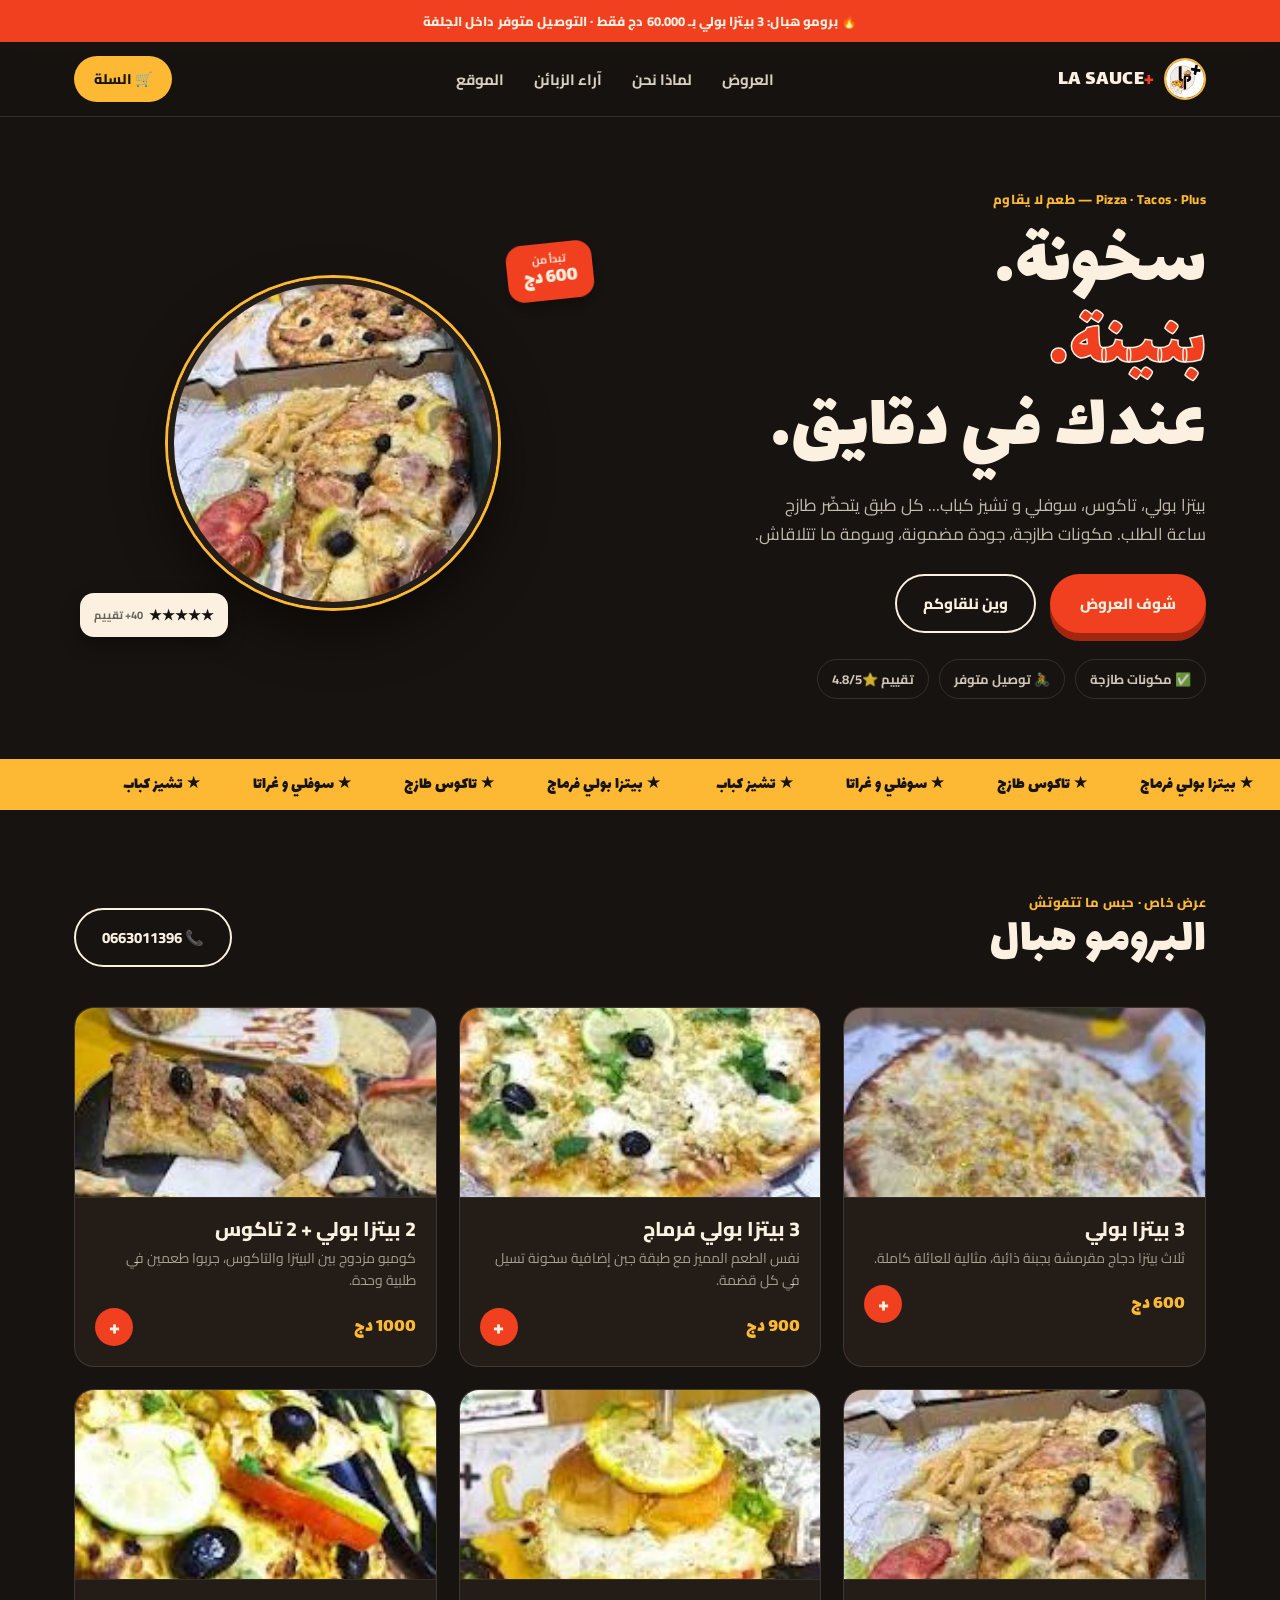
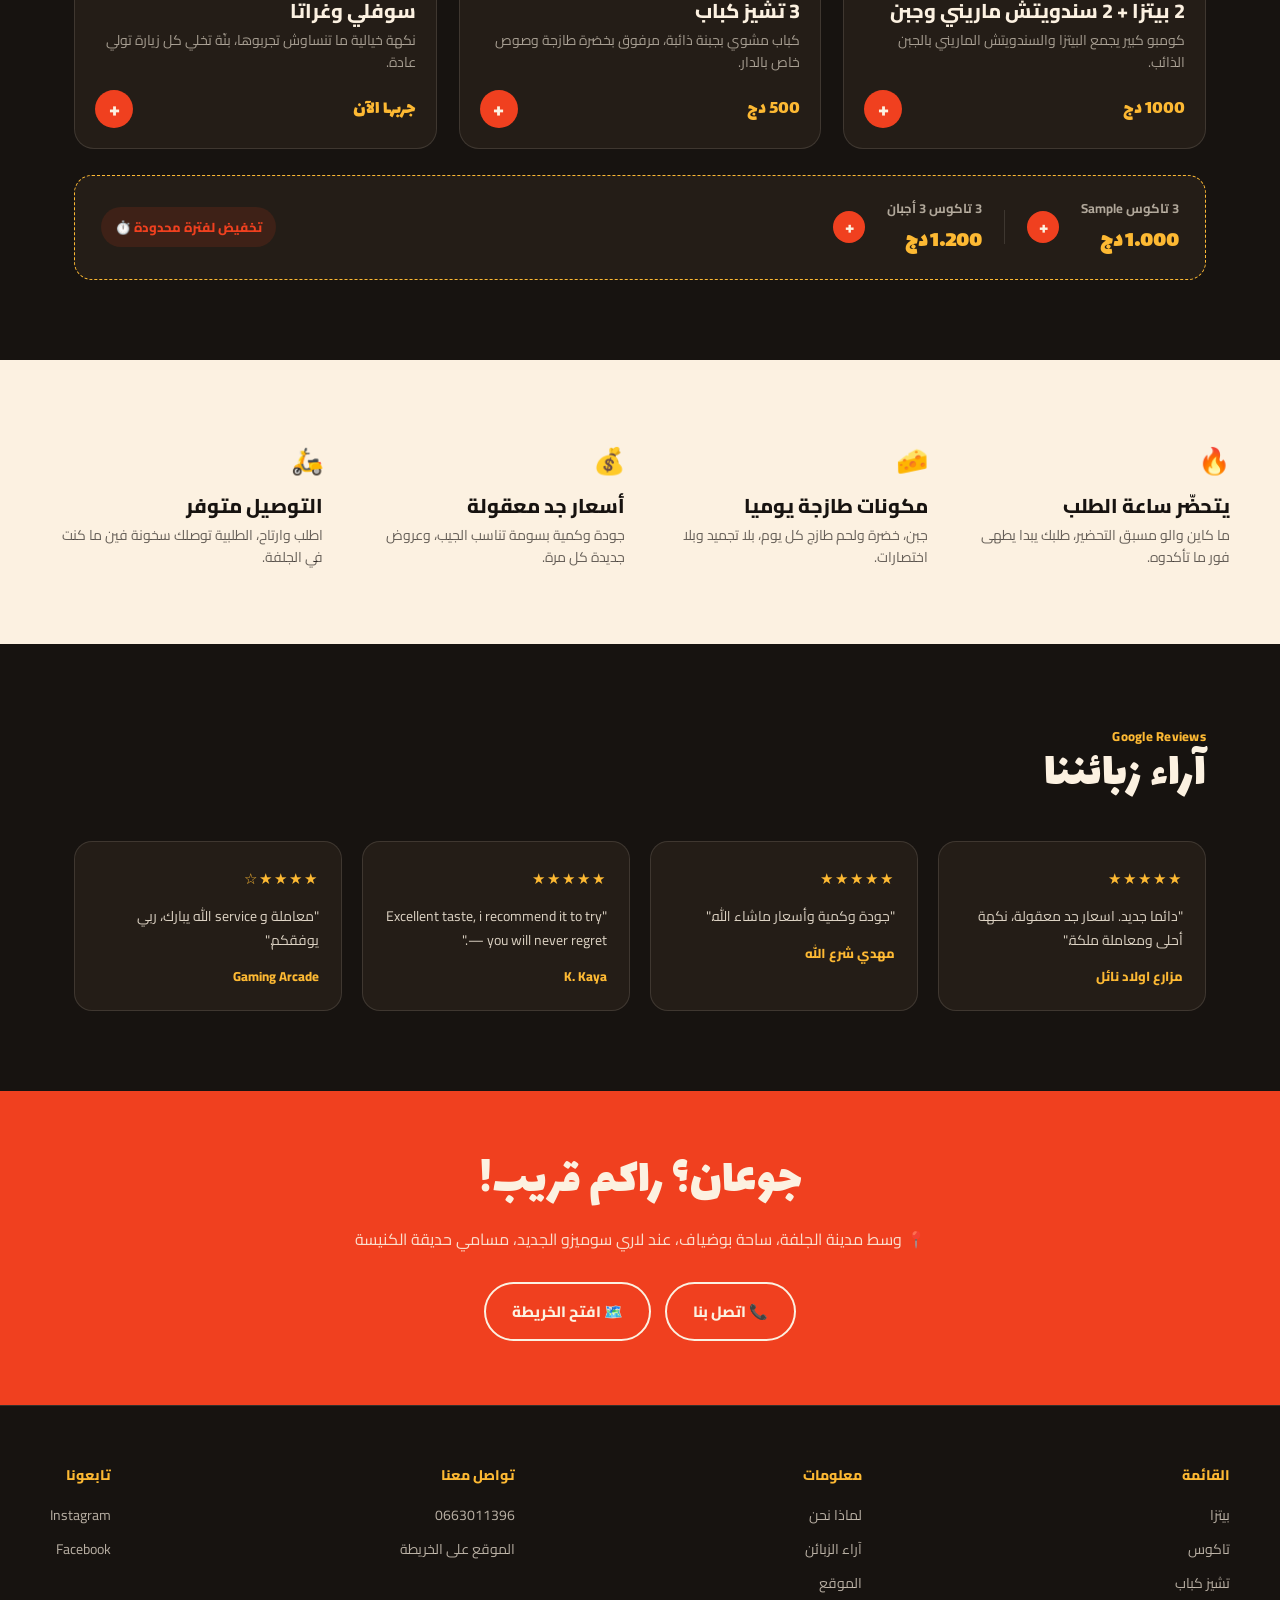
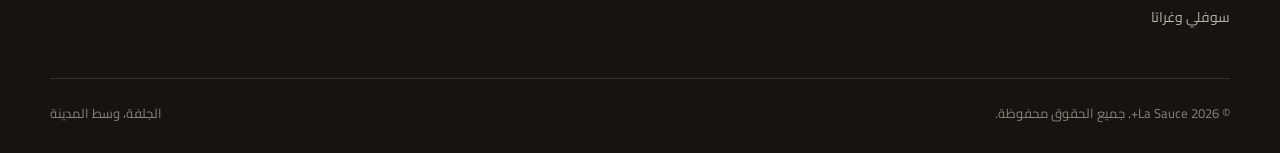
<file: lasauceplus/index.html>
<!DOCTYPE html>
<html lang="ar" dir="rtl">
<head>
<meta charset="UTF-8">
<meta name="viewport" content="width=device-width, initial-scale=1.0">
<title>La Sauce+ | بيتزا · تاكوس · سوفلي — الجلفة</title>
<link rel="stylesheet" href="style.css">
<link rel="stylesheet" href="cart.css">
<link rel="icon" type="image/jpeg" href="images/logo.jpg">
</head>
<body>

  <div class="announce">🔥 برومو هبال: 3 بيتزا بولي بـ 60.000 دج فقط · التوصيل متوفر داخل الجلفة</div>

  <header>
    <nav>
      <a href="index.html" class="logo">
        <img src="images/logo.jpg" alt="La Sauce+">
        <span><span class="plus">+</span>LA SAUCE</span>
      </a>
      <div class="navlinks">
        <a href="#menu">العروض</a>
        <a href="#why">لماذا نحن</a>
        <a href="#avis">آراء الزبائن</a>
        <a href="#locations">الموقع</a>
      </div>
      <a href="cart.html" class="cart-btn">
        🛒 السلة
        <span class="cart-badge" id="navCartBadge" style="display:none;">0</span>
      </a>
    </nav>
  </header>

  <section class="hero">
    <div>
      <div class="eyebrow">Pizza · Tacos · Plus — طعم لا يقاوم</div>
      <h1>سخونة.<br><span class="accent">بنينة.</span><br>عندك في دقايق.</h1>
      <p>بيتزا بولي، تاكوس، سوفلي و تشيز كباب... كل طبق يتحضّر طازج ساعة الطلب. مكونات طازجة، جودة مضمونة، وسومة ما تتلاقاش.</p>
      <div class="hero-ctas">
        <a href="#menu" class="btn-primary">شوف العروض</a>
        <a href="https://maps.app.goo.gl/4TBpTigqoQxNwEWy8?g_st=ac" target="_blank" class="btn-ghost">وين نلقاوكم</a>
      </div>
      <div class="hero-tags">
        <span>✅ مكونات طازجة</span>
        <span>🚴 توصيل متوفر</span>
        <span>تقييم ⭐4.8/5</span>
      </div>
    </div>
    <div class="dish-stage">
      <div class="dish-plate">
        <img src="images/pizza2.jpg" alt="بيتزا La Sauce+">
      </div>
      <div class="price-chip">
        <span class="chip-label">تبدأ من</span>
        <span class="chip-price">600 دج</span>
      </div>
      <div class="rating-chip">★★★★★ <span>40+ تقييم</span></div>
    </div>
  </section>

  <div class="marquee-strip">
    <div class="marquee-track">
      <span>★ بيتزا بولي فرماج</span><span>★ تاكوس طازج</span><span>★ سوفلي و غراتا</span><span>★ تشيز كباب</span>
      <span>★ بيتزا بولي فرماج</span><span>★ تاكوس طازج</span><span>★ سوفلي و غراتا</span><span>★ تشيز كباب</span>
    </div>
  </div>

  <section class="section" id="menu">
    <div class="wrap">
      <div class="section-head">
        <div>
          <div class="eyebrow">عرض خاص · حبس ما تتفوتش</div>
          <h2>البرومو هبال</h2>
        </div>
        <a href="tel:0663011396" class="btn-ghost" style="border-color:var(--cream); color:var(--cream);">📞 0663011396</a>
      </div>
      <div class="menu-grid">

        <div class="card">
          <div class="card-photo"><img src="images/pizza1.jpg" alt="3 بيتزا بولي"></div>
          <div class="card-body">
            <h3>3 بيتزا بولي</h3>
            <p>ثلاث بيتزا دجاج مقرمشة بجبنة ذائبة، مثالية للعائلة كاملة.</p>
            <div class="card-foot"><span class="price">600 دج</span><a href="javascript:void(0)" class="add-btn" onclick="addToCart('pizza-poulet-3','3 بيتزا بولي',600)">+</a></div>
          </div>
        </div>

        <div class="card">
          <div class="card-photo"><img src="images/pizza3.jpg" alt="3 بيتزا بولي فرماج"></div>
          <div class="card-body">
            <h3>3 بيتزا بولي فرماج</h3>
            <p>نفس الطعم المميز مع طبقة جبن إضافية سخونة تسيل في كل قضمة.</p>
            <div class="card-foot"><span class="price">900 دج</span><a href="javascript:void(0)" class="add-btn" onclick="addToCart('pizza-poulet-fromage-3','3 بيتزا بولي فرماج',900)">+</a></div>
          </div>
        </div>

        <div class="card">
          <div class="card-photo"><img src="images/tacos1.jpg" alt="2 بيتزا + 2 تاكوس"></div>
          <div class="card-body">
            <h3>2 بيتزا بولي + 2 تاكوس</h3>
            <p>كومبو مزدوج بين البيتزا والتاكوس، جربوا طعمين في طلبية وحدة.</p>
            <div class="card-foot"><span class="price">1000 دج</span><a href="javascript:void(0)" class="add-btn" onclick="addToCart('combo-pizza-tacos','2 بيتزا بولي + 2 تاكوس',1000)">+</a></div>
          </div>
        </div>

        <div class="card">
          <div class="card-photo"><img src="images/soufli_pizza.jpg" alt="2 بيتزا + 2 سندويتش ماريني"></div>
          <div class="card-body">
            <h3>2 بيتزا + 2 سندويتش ماريني وجبن</h3>
            <p>كومبو كبير يجمع البيتزا والسندويتش الماريني بالجبن الذائب.</p>
            <div class="card-foot"><span class="price">1000 دج</span><a href="javascript:void(0)" class="add-btn" onclick="addToCart('combo-pizza-sandwich','2 بيتزا + 2 سندويتش ماريني وجبن',1000)">+</a></div>
          </div>
        </div>

        <div class="card">
          <div class="card-photo"><img src="images/soufli1.jpg" alt="3 تشيز كباب"></div>
          <div class="card-body">
            <h3>3 تشيز كباب</h3>
            <p>كباب مشوي بجبنة ذائبة، مرفوق بخضرة طازجة وصوص خاص بالدار.</p>
            <div class="card-foot"><span class="price">500 دج</span><a href="javascript:void(0)" class="add-btn" onclick="addToCart('cheese-kebab-3','3 تشيز كباب',500)">+</a></div>
          </div>
        </div>

        <div class="card">
          <div class="card-photo"><img src="images/tacos2.jpg" alt="سوفلي وغراتا"></div>
          <div class="card-body">
            <h3>سوفلي وغراتا</h3>
            <p>نكهة خيالية ما تنساوش تجربوها، بنّة تخلي كل زيارة تولي عادة.</p>
            <div class="card-foot"><span class="price">جربها الآن</span><a href="tel:0663011396" class="add-btn">+</a></div>
          </div>
        </div>

      </div>

      <div class="mini-promo">
        <div class="mini-promo-item">
          <span>3 تاكوس Sample</span>
          <strong>1.000 دج</strong>
        </div>
        <a href="javascript:void(0)" class="add-btn mini-add" onclick="addToCart('tacos-sample-3','3 تاكوس Sample',1000)">+</a>
        <div class="mini-promo-divider"></div>
        <div class="mini-promo-item">
          <span>3 تاكوس 3 أجبان</span>
          <strong>1.200 دج</strong>
        </div>
        <a href="javascript:void(0)" class="add-btn mini-add" onclick="addToCart('tacos-3fromages-3','3 تاكوس 3 أجبان',1200)">+</a>
        <div class="mini-promo-tag">تخفيض لفترة محدودة ⏱️</div>
      </div>
    </div>
  </section>

  <section class="features" id="why">
    <div class="feat-grid">
      <div class="feat">
        <div class="feat-num">🔥</div>
        <h3>يتحضّر ساعة الطلب</h3>
        <p>ما كاين والو مسبق التحضير، طلبك يبدا يطهى فور ما تأكدوه.</p>
      </div>
      <div class="feat">
        <div class="feat-num">🧀</div>
        <h3>مكونات طازجة يوميا</h3>
        <p>جبن، خضرة ولحم طازج كل يوم، بلا تجميد وبلا اختصارات.</p>
      </div>
      <div class="feat">
        <div class="feat-num">💰</div>
        <h3>أسعار جد معقولة</h3>
        <p>جودة وكمية بسومة تناسب الجيب، وعروض جديدة كل مرة.</p>
      </div>
      <div class="feat">
        <div class="feat-num">🛵</div>
        <h3>التوصيل متوفر</h3>
        <p>اطلب وارتاح، الطلبية توصلك سخونة فين ما كنت في الجلفة.</p>
      </div>
    </div>
  </section>

  <section class="section avis" id="avis">
    <div class="wrap">
      <div class="section-head">
        <div>
          <div class="eyebrow">Google Reviews</div>
          <h2>آراء زبائننا</h2>
        </div>
      </div>
      <div class="avis-grid">
        <div class="avis-card">
          <div class="stars">★★★★★</div>
          <p>"دائما جديد. اسعار جد معقولة، نكهة أحلى ومعاملة ملكة."</p>
          <span class="avis-name">مزارع اولاد نائل</span>
        </div>
        <div class="avis-card">
          <div class="stars">★★★★★</div>
          <p>"جودة وكمية وأسعار ماشاء الله."</p>
          <span class="avis-name">مهدي شرع الله</span>
        </div>
        <div class="avis-card">
          <div class="stars">★★★★★</div>
          <p>"Excellent taste, i recommend it to try — you will never regret."</p>
          <span class="avis-name">K. Kaya</span>
        </div>
        <div class="avis-card">
          <div class="stars">★★★★☆</div>
          <p>"معاملة و service الله يبارك، ربي يوفقكم."</p>
          <span class="avis-name">Gaming Arcade</span>
        </div>
      </div>
    </div>
  </section>

  <section class="cta-band" id="locations">
    <h2>جوعان؟ راكم قريب!</h2>
    <p>📍 وسط مدينة الجلفة، ساحة بوضياف، عند لاري سوميزو الجديد، مسامي حديقة الكنيسة</p>
    <div class="cta-actions">
      <a href="tel:0663011396" class="btn-ghost" style="border-color:var(--cream); color:var(--cream);">📞 اتصل بنا</a>
      <a href="https://maps.app.goo.gl/4TBpTigqoQxNwEWy8?g_st=ac" target="_blank" class="btn-ghost" style="border-color:var(--cream); color:var(--cream);">🗺️ افتح الخريطة</a>
    </div>
  </section>

  <footer>
    <div class="foot-grid">
      <div class="foot-col">
        <h4>القائمة</h4>
        <a href="#menu">بيتزا</a>
        <a href="#menu">تاكوس</a>
        <a href="#menu">تشيز كباب</a>
        <a href="#menu">سوفلي وغراتا</a>
      </div>
      <div class="foot-col">
        <h4>معلومات</h4>
        <a href="#why">لماذا نحن</a>
        <a href="#avis">آراء الزبائن</a>
        <a href="#locations">الموقع</a>
      </div>
      <div class="foot-col">
        <h4>تواصل معنا</h4>
        <a href="tel:0663011396">0663011396</a>
        <a href="https://maps.app.goo.gl/4TBpTigqoQxNwEWy8?g_st=ac" target="_blank">الموقع على الخريطة</a>
      </div>
      <div class="foot-col">
        <h4>تابعونا</h4>
        <a href="https://www.instagram.com/la_sauce.plus/">Instagram</a>
        <a href="https://www.facebook.com/lasauce154">Facebook</a>
      </div>
    </div>
    <div class="foot-bottom">
      <span>© 2026 La Sauce+. جميع الحقوق محفوظة.</span>
      <span>الجلفة، وسط المدينة</span>
    </div>
  </footer>

  <script src="cart.js"></script>
</body>
</html>
</file>
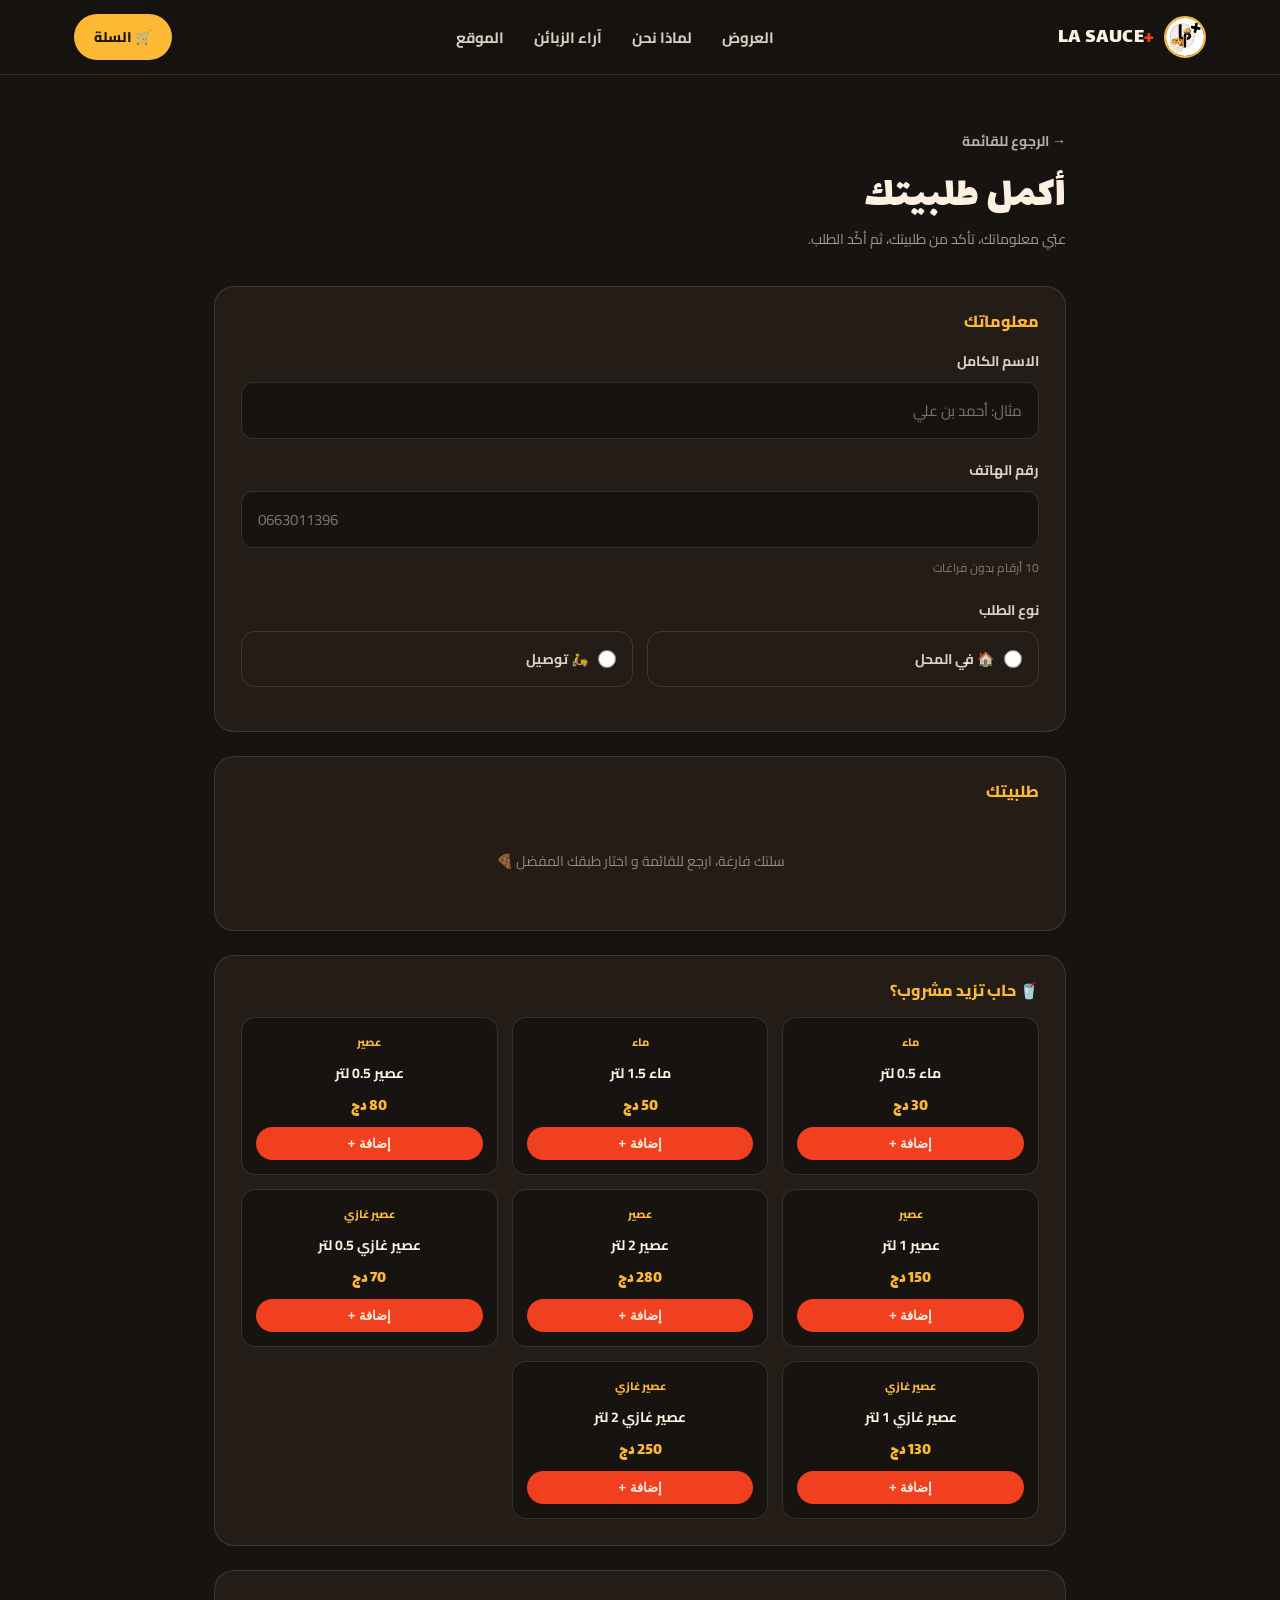
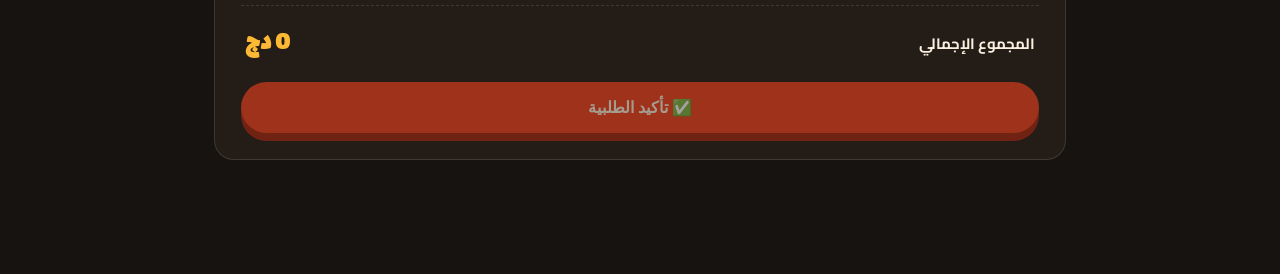
<file: lasauceplus/cart.html>
<!DOCTYPE html>
<html lang="ar" dir="rtl">
<head>
<meta charset="UTF-8">
<meta name="viewport" content="width=device-width, initial-scale=1.0">
<title>السلة | La Sauce+</title>
<link rel="stylesheet" href="style.css">
<link rel="stylesheet" href="cart.css">
<link rel="icon" type="image/jpeg" href="images/logo.jpg">
</head>
<body>

  <header>
    <nav>
      <a href="index.html" class="logo">
        <img src="images/logo.jpg" alt="La Sauce+">
        <span><span class="plus">+</span>LA SAUCE</span>
      </a>
      <div class="navlinks">
        <a href="index.html#menu">العروض</a>
        <a href="index.html#why">لماذا نحن</a>
        <a href="index.html#avis">آراء الزبائن</a>
        <a href="index.html#locations">الموقع</a>
      </div>
      <a href="cart.html" class="cart-btn">
        🛒 السلة
        <span class="cart-badge" id="navCartBadge" style="display:none;">0</span>
      </a>
    </nav>
  </header>

  <main class="cart-page">
    <a href="index.html" class="back-link">→ الرجوع للقائمة</a>

    <div id="cartContent">
      <h1>أكمل طلبيتك</h1>
      <p class="sub">عبّي معلوماتك، تأكد من طلبيتك، ثم أكّد الطلب.</p>

      <!-- بيانات الزبون -->
      <section class="cart-section">
        <h2>معلوماتك</h2>

        <div class="form-row" id="rowName">
          <label for="fullName">الاسم الكامل</label>
          <input type="text" id="fullName" placeholder="مثال: أحمد بن علي">
          <span class="error">من فضلك أدخل اسمك الكامل</span>
        </div>

        <div class="form-row" id="rowPhone">
          <label for="phone">رقم الهاتف</label>
          <input type="tel" id="phone" placeholder="0663011396" maxlength="10">
          <span class="hint">10 أرقام بدون فراغات</span>
          <span class="error">رقم الهاتف يجب أن يتكون من 10 أرقام</span>
        </div>

        <div class="form-row" id="rowOrderType">
          <label>نوع الطلب</label>
          <div class="order-type-group">
            <label class="order-type-option" id="optPickup">
              <input type="radio" name="orderType" value="pickup"> 🏠 في المحل
            </label>
            <label class="order-type-option" id="optDelivery">
              <input type="radio" name="orderType" value="delivery"> 🛵 توصيل
            </label>
          </div>
          <span class="error">من فضلك اختر نوع الطلب</span>
        </div>
      </section>

      <!-- عناصر الطلبية -->
      <section class="cart-section">
        <h2>طلبيتك</h2>
        <div class="order-items" id="orderItems"></div>
      </section>

      <!-- المشروبات المقترحة -->
      <section class="cart-section">
        <h2>🥤 حاب تزيد مشروب؟</h2>
        <div class="drinks-grid" id="drinksGrid"></div>
      </section>

      <!-- المجموع و التأكيد -->
      <section class="cart-section">
        <div class="total-row">
          <span>المجموع الإجمالي</span>
          <strong id="totalPrice">0 دج</strong>
        </div>
        <button class="confirm-btn" id="confirmBtn" onclick="submitOrder()">✅ تأكيد الطلبية</button>
      </section>
    </div>
  </main>

  <script src="cart.js"></script>
  <script>
    /* -------- عرض قائمة المشروبات -------- */
    function renderDrinks(){
      const grid = document.getElementById('drinksGrid');
      grid.innerHTML = DRINKS_CATALOG.map(d => `
        <div class="drink-card">
          <span class="drink-cat">${d.category}</span>
          <span class="drink-name">${d.name}</span>
          <span class="drink-price">${d.price} دج</span>
          <button class="drink-add" onclick="addToCart('${d.id}', '${d.name}', ${d.price})">إضافة +</button>
        </div>
      `).join('');
    }

    /* -------- عرض عناصر السلة -------- */
    function renderCartPage(){
      const cart = getCart();
      const wrap = document.getElementById('orderItems');

      if(cart.length === 0){
        wrap.innerHTML = `<div class="empty-cart">سلتك فارغة، ارجع للقائمة و اختار طبقك المفضل 🍕</div>`;
      } else {
        wrap.innerHTML = cart.map(item => `
          <div class="order-item">
            <div>
              <div class="order-item-name">${item.name}</div>
              <div class="order-item-price">${item.price} دج / الوحدة</div>
            </div>
            <div class="qty-control">
              <button class="qty-btn" onclick="changeQty('${item.id}', -1)">−</button>
              <span class="qty-value">${item.qty}</span>
              <button class="qty-btn" onclick="changeQty('${item.id}', 1)">+</button>
            </div>
            <div class="line-total">${item.qty * item.price} دج</div>
            <button class="remove-btn" onclick="removeFromCart('${item.id}')" title="حذف">✕</button>
          </div>
        `).join('');
      }

      document.getElementById('totalPrice').textContent = cartTotal() + ' دج';
      document.getElementById('confirmBtn').disabled = cart.length === 0;
    }

    /* -------- تفاعل اختيار نوع الطلب -------- */
    document.querySelectorAll('input[name="orderType"]').forEach(input => {
      input.addEventListener('change', () => {
        document.querySelectorAll('.order-type-option').forEach(el => el.classList.remove('checked'));
        input.closest('.order-type-option').classList.add('checked');
        document.getElementById('rowOrderType').classList.remove('invalid');
      });
    });

    /* -------- التحقق من صحة المدخلات -------- */
    function validateForm(){
      let valid = true;
      let firstInvalidRow = null;

      const fullName = document.getElementById('fullName').value.trim();
      const rowName = document.getElementById('rowName');
      if(fullName.length < 3){
        rowName.classList.add('invalid'); valid = false;
        firstInvalidRow = firstInvalidRow || rowName;
      } else {
        rowName.classList.remove('invalid');
      }

      const phone = document.getElementById('phone').value.trim();
      const rowPhone = document.getElementById('rowPhone');
      if(!/^[0-9]{10}$/.test(phone)){
        rowPhone.classList.add('invalid'); valid = false;
        firstInvalidRow = firstInvalidRow || rowPhone;
      } else {
        rowPhone.classList.remove('invalid');
      }

      const orderType = document.querySelector('input[name="orderType"]:checked');
      const rowType = document.getElementById('rowOrderType');
      if(!orderType){
        rowType.classList.add('invalid'); valid = false;
        firstInvalidRow = firstInvalidRow || rowType;
      } else {
        rowType.classList.remove('invalid');
      }

      if(getCart().length === 0){
        showToast('سلتك فارغة، زيد طبق قبل ما تأكد الطلبية');
        valid = false;
      }

      if(!valid && firstInvalidRow){
        showToast('⚠️ من فضلك عبّي كل المعلومات المطلوبة');
        firstInvalidRow.scrollIntoView({ behavior: 'smooth', block: 'center' });
        const field = firstInvalidRow.querySelector('input');
        if(field) field.focus({ preventScroll: true });
      }

      return valid ? { fullName, phone, orderType: orderType.value } : null;
    }

    /* -------- إرسال الطلبية -------- */
    async function submitOrder(){
      const customer = validateForm();
      if(!customer) return;

      const btn = document.getElementById('confirmBtn');
      btn.disabled = true;
      btn.textContent = '⏳ جاري إرسال الطلبية...';

      const cart = getCart();
      const total = cartTotal();

      try{
        await sendOrderToTelegram(customer, cart, total);
        sessionStorage.setItem('order_phone', customer.phone);
        clearCart();
        window.location.href = 'success.html';
      }catch(err){
        showToast('⚠️ تعذر إرسال الطلبية، حاول من جديد أو اتصل بنا');
        btn.disabled = false;
        btn.textContent = '✅ تأكيد الطلبية';
      }
    }

    renderDrinks();
    renderCartPage();
  </script>
</body>
</html>
</file>
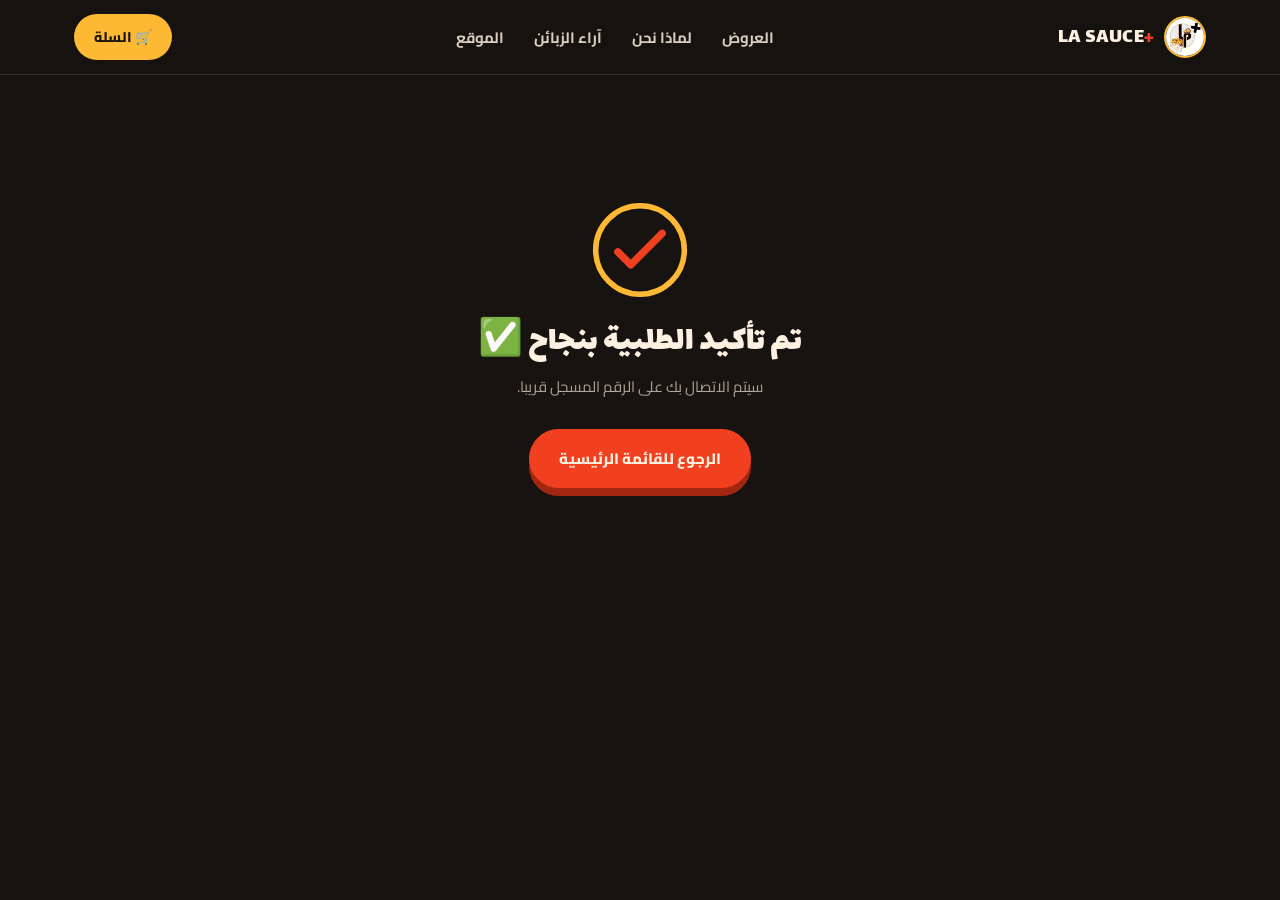
<file: lasauceplus/success.html>
<!DOCTYPE html>
<html lang="ar" dir="rtl">
<head>
<meta charset="UTF-8">
<meta name="viewport" content="width=device-width, initial-scale=1.0">
<title>تم تأكيد الطلبية | La Sauce+</title>
<link rel="stylesheet" href="style.css">
<link rel="stylesheet" href="cart.css">
<link rel="icon" type="image/jpeg" href="images/logo.jpg">
</head>
<body>

  <header>
    <nav>
      <a href="index.html" class="logo">
        <img src="images/logo.jpg" alt="La Sauce+">
        <span><span class="plus">+</span>LA SAUCE</span>
      </a>
      <div class="navlinks">
        <a href="index.html#menu">العروض</a>
        <a href="index.html#why">لماذا نحن</a>
        <a href="index.html#avis">آراء الزبائن</a>
        <a href="index.html#locations">الموقع</a>
      </div>
      <a href="cart.html" class="cart-btn">
        🛒 السلة
        <span class="cart-badge" id="navCartBadge" style="display:none;">0</span>
      </a>
    </nav>
  </header>

  <main class="success-page">
    <div class="success-check">
      <svg viewBox="0 0 52 52">
        <circle class="check-circle" cx="26" cy="26" r="24" fill="none"/>
        <path class="check-mark" fill="none" d="M14 27l7 7 17-17"/>
      </svg>
    </div>
    <h1>تم تأكيد الطلبية بنجاح ✅</h1>
    <p id="successMsg">سيتم الاتصال بك على الرقم المسجل قريبا.</p>
    <a href="index.html" class="btn-primary">الرجوع للقائمة الرئيسية</a>
  </main>

  <script src="cart.js"></script>
  <script>
    const savedPhone = sessionStorage.getItem('order_phone');
    if(savedPhone){
      document.getElementById('successMsg').textContent = `سيتم الاتصال بك على الرقم المسجل (${savedPhone}) قريبا.`;
      sessionStorage.removeItem('order_phone');
    }
  </script>
</body>
</html>
</file>
<file: lasauceplus/style.css>
@import url('https://fonts.googleapis.com/css2?family=Lalezar&family=Cairo:wght@400;500;600;700;800;900&display=swap');

  :root{
    --charcoal:#171310;
    --charcoal-2:#241D17;
    --flame:#F0401F;
    --mustard:#FDB933;
    --cream:#FCF1E1;
    --olive:#6E7B3F;
    --line: rgba(252,241,225,0.12);
  }

  *{box-sizing:border-box; margin:0; padding:0;}
  html{scroll-behavior:smooth;}
  body{
    background:var(--charcoal);
    color:var(--cream);
    font-family:'Cairo', sans-serif;
    overflow-x:hidden;
  }
  h1,h2,h3, .display{
    font-family:'Lalezar', sans-serif;
    letter-spacing:0;
    line-height:1.05;
    font-weight:400;
  }
  a{color:inherit; text-decoration:none;}
  img,svg{display:block; max-width:100%;}
  .wrap{max-width:1180px; margin:0 auto; padding:0 24px;}
  .eyebrow{
    font-family:'Cairo',sans-serif;
    font-weight:800;
    letter-spacing:0.02em;
    font-size:13px;
    color:var(--mustard);
  }

  /* ---------- Announcement bar ---------- */
  .announce{
    background:var(--flame);
    color:var(--cream);
    font-weight:800;
    font-size:13px;
    letter-spacing:0.01em;
    text-align:center;
    padding:9px 12px;
  }

  /* ---------- Nav ---------- */
  header{
    position:sticky; top:0; z-index:50;
    background:rgba(23,19,16,0.9);
    backdrop-filter:blur(8px);
    border-bottom:1px solid var(--line);
  }
  nav{
    display:flex; align-items:center; justify-content:space-between;
    padding:14px 24px; max-width:1180px; margin:0 auto;
  }
  .logo{
    display:flex; align-items:center; gap:10px;
    font-family:'Lalezar',sans-serif;
    font-size:21px;
    letter-spacing:0.01em;
  }
  .logo img{
    width:42px; height:42px; border-radius:50%;
    object-fit:cover; border:2px solid var(--mustard);
  }
  .logo .plus{color:var(--flame);}
  .navlinks{display:flex; gap:30px; font-weight:700; font-size:15px;}
  .navlinks a{opacity:0.85; transition:opacity .2s;}
  .navlinks a:hover{opacity:1; color:var(--mustard);}
  @media(max-width:720px){ .navlinks{display:none;} }
  .cart-btn{
    background:var(--mustard); color:var(--charcoal);
    font-weight:800; font-size:14px;
    padding:10px 20px; border-radius:999px; border:none; cursor:pointer;
    transition:transform .15s ease;
  }
  .cart-btn:hover{transform:translateY(-2px);}

  /* ---------- Hero ---------- */
  .hero{
    position:relative;
    padding:70px 24px 60px;
    display:grid; grid-template-columns:1.05fr 0.95fr; gap:40px; align-items:center;
    max-width:1180px; margin:0 auto;
    overflow:visible;
  }
  @media(max-width:900px){ .hero{grid-template-columns:1fr; padding-top:44px;} }
  .hero h1{font-size:clamp(40px, 6.2vw, 78px); margin:14px 0 20px;}
  .hero h1 .accent{color:var(--flame); -webkit-text-stroke:1.5px var(--cream);}
  .hero p{font-size:17px; color:rgba(252,241,225,0.75); max-width:460px; margin-bottom:26px; line-height:1.7;}
  .hero-ctas{display:flex; gap:14px; flex-wrap:wrap; margin-bottom:26px;}
  .btn-primary{
    background:var(--flame); color:var(--cream); font-weight:800;
    padding:15px 30px; border-radius:999px; font-size:15px;
    border:none; cursor:pointer; transition:transform .15s ease, box-shadow .15s ease;
    box-shadow:0 8px 0 #A32611; display:inline-block;
  }
  .btn-primary:hover{transform:translateY(2px); box-shadow:0 6px 0 #A32611;}
  .btn-ghost{
    border:2px solid var(--cream); color:var(--cream); background:transparent;
    padding:13px 26px; border-radius:999px; font-weight:800; font-size:15px;
    cursor:pointer; display:inline-block;
  }
  .hero-tags{display:flex; gap:10px; flex-wrap:wrap;}
  .hero-tags span{
    font-size:13px; font-weight:700; color:rgba(252,241,225,0.8);
    border:1px solid var(--line); padding:7px 14px; border-radius:999px;
  }

  /* ---------- Hero dish visual ---------- */
  .dish-stage{
    position:relative; display:flex; align-items:center; justify-content:center;
    height:420px;
  }
  .dish-plate{
    width:330px; height:330px; border-radius:50%;
    background:radial-gradient(circle at 35% 30%, #3a2c1c, var(--charcoal-2) 70%);
    border:6px solid var(--charcoal-2);
    box-shadow:0 0 0 3px var(--mustard), 0 25px 50px rgba(0,0,0,0.5);
    overflow:hidden;
    display:flex; align-items:center; justify-content:center;
    animation:spin-in 0.8s cubic-bezier(.2,.9,.3,1.1) both;
  }
  .dish-plate img{
    width:100%; height:100%; object-fit:cover;
  }
  @keyframes spin-in{
    from{opacity:0; transform:scale(0.8) rotate(-8deg);}
    to{opacity:1; transform:scale(1) rotate(0deg);}
  }
  .price-chip{
    position:absolute; top:10px; inset-inline-start:0;
    background:var(--flame); color:var(--cream);
    border-radius:16px; padding:10px 16px;
    display:flex; flex-direction:column; align-items:center; line-height:1.2;
    box-shadow:0 8px 18px rgba(0,0,0,0.35);
    transform:rotate(-6deg);
  }
  .chip-label{font-size:11px; font-weight:700; opacity:0.9;}
  .chip-price{font-family:'Lalezar',sans-serif; font-size:20px;}
  .rating-chip{
    position:absolute; bottom:16px; inset-inline-end:6px;
    background:var(--cream); color:var(--charcoal);
    border-radius:14px; padding:9px 14px; font-size:14px; font-weight:800;
    box-shadow:0 8px 18px rgba(0,0,0,0.35);
    display:flex; align-items:center; gap:6px;
  }
  .rating-chip span{font-size:11px; font-weight:700; opacity:0.65;}

  /* ---------- Menu marquee ---------- */
  .marquee-strip{
    background:var(--mustard); color:var(--charcoal);
    padding:12px 0; overflow:hidden; white-space:nowrap;
    font-family:'Lalezar',sans-serif; font-size:17px;
  }
  .marquee-track{display:inline-block; animation:scroll 22s linear infinite;}
  .marquee-track span{margin:0 26px;}
  @keyframes scroll{ from{transform:translateX(0);} to{transform:translateX(-50%);} }

  /* ---------- Menu grid ---------- */
  .section{padding:80px 24px;}
  .section-head{display:flex; align-items:flex-end; justify-content:space-between; margin-bottom:40px; flex-wrap:wrap; gap:16px;}
  .section-head h2{font-size:clamp(32px,4vw,50px);}
  .menu-grid{
    display:grid; grid-template-columns:repeat(3,1fr); gap:22px;
  }
  @media(max-width:900px){ .menu-grid{grid-template-columns:repeat(2,1fr);} }
  @media(max-width:560px){ .menu-grid{grid-template-columns:1fr;} }
  .card{
    background:var(--charcoal-2); border:1px solid var(--line); border-radius:20px;
    overflow:hidden; transition:transform .25s ease, border-color .25s ease;
  }
  .card:hover{transform:translateY(-6px); border-color:var(--flame);}
  .card-photo{
    height:190px; overflow:hidden;
    background:var(--charcoal);
    border-bottom:1px solid var(--line);
  }
  .card-photo img{width:100%; height:100%; object-fit:cover; transition:transform .35s ease;}
  .card:hover .card-photo img{transform:scale(1.06);}
  .card-body{padding:20px;}
  .card-body h3{font-size:20px; margin-bottom:8px; font-family:'Cairo',sans-serif; font-weight:800;}
  .card-body p{font-size:14px; color:rgba(252,241,225,0.6); margin-bottom:16px; line-height:1.6;}
  .card-foot{display:flex; align-items:center; justify-content:space-between;}
  .price{font-family:'Lalezar',sans-serif; color:var(--mustard); font-size:19px;}
  .add-btn{
    width:38px; height:38px; border-radius:50%; border:none; background:var(--flame);
    color:var(--cream); font-size:20px; font-weight:900; cursor:pointer; line-height:38px;
    text-align:center; transition:transform .15s ease;
  }
  .add-btn:hover{transform:scale(1.12) rotate(90deg);}

  /* ---------- Mini promo strip ---------- */
  .mini-promo{
    margin-top:26px; background:var(--charcoal-2); border:1px dashed var(--mustard);
    border-radius:18px; padding:20px 26px; display:flex; align-items:center; gap:22px; flex-wrap:wrap;
  }
  .mini-promo-item{display:flex; flex-direction:column; gap:4px;}
  .mini-promo-item span{font-size:13px; color:rgba(252,241,225,0.65); font-weight:700;}
  .mini-promo-item strong{font-family:'Lalezar',sans-serif; font-size:22px; color:var(--mustard);}
  .mini-promo-divider{width:1px; height:34px; background:var(--line);}
  .mini-promo-tag{
    margin-inline-start:auto; font-size:13px; font-weight:800; color:var(--flame);
    background:rgba(240,64,31,0.12); padding:8px 14px; border-radius:999px;
  }
  @media(max-width:640px){ .mini-promo-tag{margin-inline-start:0;} }

  /* ---------- Feature strip ---------- */
  .features{
    background:var(--cream); color:var(--charcoal);
    padding:76px 24px;
  }
  .feat-grid{display:grid; grid-template-columns:repeat(4,1fr); gap:30px; max-width:1180px; margin:0 auto;}
  @media(max-width:900px){ .feat-grid{grid-template-columns:repeat(2,1fr);} }
  @media(max-width:560px){ .feat-grid{grid-template-columns:1fr;} }
  .feat{text-align:start;}
  .feat-num{font-size:26px; margin-bottom:10px;}
  .feat h3{font-size:20px; font-family:'Cairo',sans-serif; font-weight:800; margin-bottom:8px;}
  .feat p{font-size:14px; color:rgba(23,19,16,0.65); line-height:1.6;}

  /* ---------- Reviews ---------- */
  .avis{background:var(--charcoal);}
  .avis-grid{display:grid; grid-template-columns:repeat(4,1fr); gap:20px;}
  @media(max-width:900px){ .avis-grid{grid-template-columns:repeat(2,1fr);} }
  @media(max-width:560px){ .avis-grid{grid-template-columns:1fr;} }
  .avis-card{
    background:var(--charcoal-2); border:1px solid var(--line); border-radius:18px;
    padding:22px; display:flex; flex-direction:column; gap:12px;
  }
  .stars{color:var(--mustard); font-size:15px; letter-spacing:2px;}
  .avis-card p{font-size:14px; line-height:1.7; color:rgba(252,241,225,0.85);}
  .avis-name{font-size:13px; font-weight:800; color:var(--mustard);}

  /* ---------- CTA band ---------- */
  .cta-band{
    background:var(--flame); padding:64px 24px; text-align:center;
  }
  .cta-band h2{font-size:clamp(30px,5vw,50px); margin-bottom:16px;}
  .cta-band p{color:rgba(252,241,225,0.9); margin-bottom:28px; font-size:16px;}
  .cta-actions{display:flex; gap:14px; justify-content:center; flex-wrap:wrap;}

  /* ---------- Footer ---------- */
  footer{padding:56px 24px 28px; border-top:1px solid var(--line);}
  .foot-grid{display:flex; justify-content:space-between; flex-wrap:wrap; gap:30px; max-width:1180px; margin:0 auto 40px;}
  .foot-col h4{font-size:14px; color:var(--mustard); margin-bottom:14px; font-weight:800;}
  .foot-col a{display:block; font-size:14px; color:rgba(252,241,225,0.7); margin-bottom:8px;}
  .foot-bottom{
    max-width:1180px; margin:0 auto; padding-top:22px; border-top:1px solid var(--line);
    display:flex; justify-content:space-between; flex-wrap:wrap; gap:12px;
    font-size:13px; color:rgba(252,241,225,0.5);
  }
</file>
<file: lasauceplus/cart.css>
/* =========================================================
   La Sauce+ — أنماط السلة و صفحة تأكيد الطلبية
   ========================================================= */

/* ---------- زر السلة في الناف بار ---------- */
.cart-btn{
  display:inline-flex; align-items:center; gap:8px; position:relative;
}
.cart-badge{
  display:none; align-items:center; justify-content:center;
  min-width:20px; height:20px; padding:0 5px;
  background:var(--flame); color:var(--cream);
  border-radius:999px; font-size:11px; font-weight:800;
  border:2px solid var(--charcoal);
}
.cart-badge.pulse{ animation:badge-pulse .4s ease; }
@keyframes badge-pulse{
  0%{ transform:scale(1); }
  40%{ transform:scale(1.45); }
  100%{ transform:scale(1); }
}

/* ---------- أزرار الإضافة الصغيرة في شريط العروض المصغّرة ---------- */
.mini-add{
  width:32px; height:32px; line-height:32px; font-size:17px;
}

/* ---------- Toast ---------- */
#cart-toast{
  position:fixed; bottom:24px; inset-inline-start:50%;
  transform:translateX(-50%) translateY(20px);
  background:var(--charcoal-2); color:var(--cream);
  border:1px solid var(--mustard);
  padding:12px 22px; border-radius:999px;
  font-size:14px; font-weight:800;
  box-shadow:0 10px 25px rgba(0,0,0,0.4);
  opacity:0; pointer-events:none; z-index:999;
  transition:opacity .25s ease, transform .25s ease;
}
[dir="rtl"] #cart-toast{ transform:translateX(50%) translateY(20px); }
#cart-toast.show{
  opacity:1; transform:translateX(-50%) translateY(0);
}
[dir="rtl"] #cart-toast.show{ transform:translateX(50%) translateY(0); }

/* ---------- صفحة السلة: هيكل عام ---------- */
.cart-page{ padding:50px 24px 90px; max-width:900px; margin:0 auto; }
.cart-page h1{ font-size:clamp(30px,4vw,44px); margin-bottom:6px; }
.cart-page .sub{ color:rgba(252,241,225,0.6); margin-bottom:34px; font-size:14px; }

.cart-section{
  background:var(--charcoal-2); border:1px solid var(--line);
  border-radius:20px; padding:26px; margin-bottom:24px;
}
.cart-section h2{
  font-family:'Cairo',sans-serif; font-size:16px; font-weight:800;
  color:var(--mustard); margin-bottom:18px;
}

/* ---------- نموذج بيانات الزبون ---------- */
.form-row{ display:flex; flex-direction:column; gap:8px; margin-bottom:18px; }
.form-row label{ font-size:14px; font-weight:700; color:rgba(252,241,225,0.85); }
.form-row input[type="text"],
.form-row input[type="tel"]{
  background:var(--charcoal); border:1px solid var(--line); color:var(--cream);
  padding:13px 16px; border-radius:12px; font-size:15px; font-family:'Cairo',sans-serif;
  outline:none; transition:border-color .2s ease;
}
.form-row input:focus{ border-color:var(--mustard); }
.form-row .hint{ font-size:12px; color:rgba(252,241,225,0.45); }
.form-row .error{ font-size:12px; color:var(--flame); display:none; }
.form-row.invalid input{ border-color:var(--flame); }
.form-row.invalid .error{ display:block; }

.order-type-group{ display:flex; gap:14px; flex-wrap:wrap; }
.order-type-option{
  flex:1; min-width:140px; cursor:pointer;
  border:1px solid var(--line); border-radius:14px; padding:14px 16px;
  display:flex; align-items:center; gap:10px; font-weight:700; font-size:14px;
  transition:border-color .2s ease, background .2s ease;
}
.order-type-option input{ accent-color:var(--flame); width:18px; height:18px; }
.order-type-option.checked{ border-color:var(--mustard); background:rgba(253,185,51,0.08); }

/* ---------- عناصر الطلبية ---------- */
.order-items{ display:flex; flex-direction:column; gap:14px; }
.order-item{
  display:flex; align-items:center; justify-content:space-between; gap:14px;
  background:var(--charcoal); border:1px solid var(--line); border-radius:14px;
  padding:14px 16px; flex-wrap:wrap;
  animation:item-in .3s ease both;
}
@keyframes item-in{
  from{ opacity:0; transform:translateY(8px); }
  to{ opacity:1; transform:translateY(0); }
}
.order-item-name{ font-weight:800; font-size:15px; flex:1 1 160px; }
.order-item-price{ font-size:13px; color:rgba(252,241,225,0.55); }

.qty-control{ display:flex; align-items:center; gap:10px; }
.qty-btn{
  width:30px; height:30px; border-radius:50%; border:1px solid var(--line);
  background:var(--charcoal-2); color:var(--cream); font-size:16px; font-weight:800;
  cursor:pointer; line-height:28px; text-align:center;
}
.qty-btn:hover{ border-color:var(--mustard); }
.qty-value{ min-width:20px; text-align:center; font-weight:800; }

.remove-btn{
  width:32px; height:32px; border-radius:50%; border:none;
  background:rgba(240,64,31,0.15); color:var(--flame);
  font-size:15px; font-weight:900; cursor:pointer;
}
.remove-btn:hover{ background:var(--flame); color:var(--cream); }

.line-total{ font-family:'Lalezar',sans-serif; color:var(--mustard); font-size:17px; min-width:70px; text-align:end; }

.empty-cart{ text-align:center; padding:30px 10px; color:rgba(252,241,225,0.5); font-size:14px; }

/* ---------- المشروبات المقترحة ---------- */
.drinks-grid{ display:grid; grid-template-columns:repeat(3,1fr); gap:14px; }
@media(max-width:640px){ .drinks-grid{ grid-template-columns:repeat(2,1fr); } }
.drink-card{
  background:var(--charcoal); border:1px solid var(--line); border-radius:14px;
  padding:14px; text-align:center; display:flex; flex-direction:column; gap:8px;
  align-items:center;
}
.drink-cat{ font-size:11px; color:var(--mustard); font-weight:800; }
.drink-name{ font-size:14px; font-weight:700; }
.drink-price{ font-family:'Lalezar',sans-serif; color:var(--mustard); font-size:16px; }
.drink-add{
  width:100%; padding:9px 0; border-radius:999px; border:none;
  background:var(--flame); color:var(--cream); font-weight:800; font-size:13px; cursor:pointer;
}
.drink-add:hover{ transform:translateY(-1px); }

/* ---------- المجموع و التأكيد ---------- */
.total-row{
  display:flex; align-items:center; justify-content:space-between;
  padding:18px 4px; border-top:1px dashed var(--line); margin-top:8px;
}
.total-row span{ font-size:15px; font-weight:700; }
.total-row strong{ font-family:'Lalezar',sans-serif; font-size:26px; color:var(--mustard); }

.confirm-btn{
  width:100%; background:var(--flame); color:var(--cream); font-weight:800;
  padding:16px; border-radius:999px; font-size:16px; border:none; cursor:pointer;
  box-shadow:0 8px 0 #A32611; transition:transform .15s ease, box-shadow .15s ease;
}
.confirm-btn:hover{ transform:translateY(2px); box-shadow:0 6px 0 #A32611; }
.confirm-btn:disabled{ opacity:0.6; cursor:not-allowed; transform:none; box-shadow:0 8px 0 #A32611; }

.back-link{
  display:inline-flex; align-items:center; gap:6px; margin-bottom:20px;
  font-weight:700; font-size:14px; color:rgba(252,241,225,0.7);
}
.back-link:hover{ color:var(--mustard); }

/* ---------- شاشة النجاح ---------- */
.success-box{
  text-align:center; padding:60px 20px;
}
.success-box .icon{ font-size:52px; margin-bottom:16px; }
.success-box h2{ font-size:28px; margin-bottom:10px; }
.success-box p{ color:rgba(252,241,225,0.65); margin-bottom:26px; }

/* ---------- صفحة النجاح المستقلة ---------- */
.success-page{
  min-height:60vh; display:flex; flex-direction:column; align-items:center; justify-content:center;
  text-align:center; padding:60px 24px; max-width:520px; margin:0 auto;
}
.success-page h1{ font-size:clamp(26px,4vw,36px); margin-bottom:12px; }
.success-page p{ color:rgba(252,241,225,0.65); margin-bottom:30px; font-size:15px; line-height:1.7; }

.success-check{ width:96px; height:96px; margin-bottom:26px; }
.success-check svg{ width:100%; height:100%; }
.check-circle{
  stroke:var(--mustard); stroke-width:3;
  stroke-dasharray:151; stroke-dashoffset:151;
  animation:circle-draw .6s ease forwards;
}
.check-mark{
  stroke:var(--flame); stroke-width:4; stroke-linecap:round; stroke-linejoin:round;
  stroke-dasharray:40; stroke-dashoffset:40;
  animation:mark-draw .4s ease .5s forwards;
}
@keyframes circle-draw{ to{ stroke-dashoffset:0; } }
@keyframes mark-draw{ to{ stroke-dashoffset:0; } }
</file>
